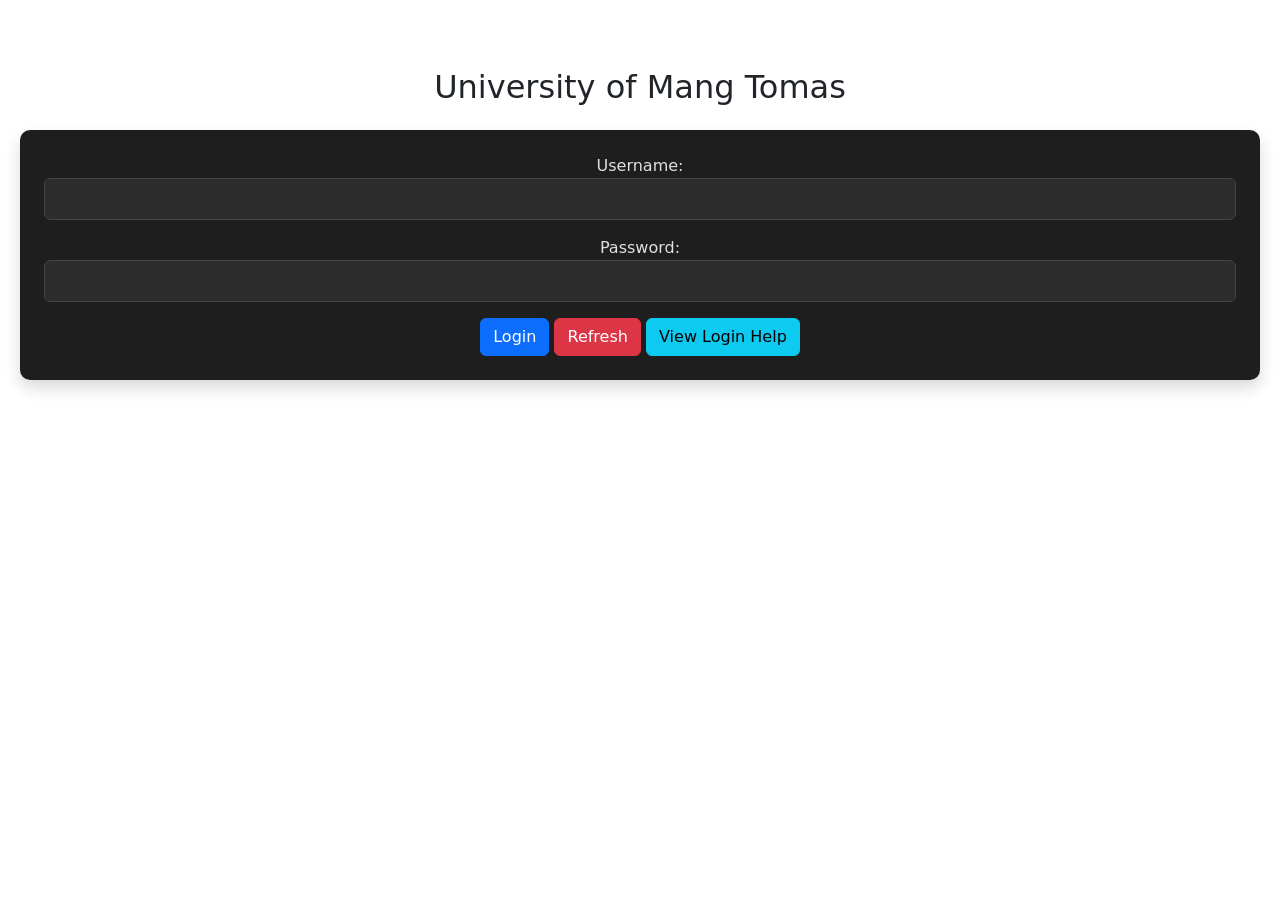
<file: index.html>
<!DOCTYPE html>
<html lang="en">
<head>
  <meta charset="UTF-8">
  <title>Q4 SKILLS TEST</title>
  <link rel="stylesheet" href="style.css">
  <link href="https://cdn.jsdelivr.net/npm/bootstrap@5.3.8/dist/css/bootstrap.min.css" rel="stylesheet">
</head>
<body class="text-center mt-5">

  <h2>University of Mang Tomas</h2>

  <div class="login-box p-4 shadow mx-auto mt-4">
    <label>Username:</label>
    <input type="text" id="username" class="form-control mb-3">

    <label>Password:</label>
    <input type="text" id="password" class="form-control mb-3">

    <input type="button" id="login" value="Login" onclick="login()" class="btn btn-primary">
    <input type="button" id="refresh" value="Refresh" onclick="location.reload()" class="btn btn-danger">
    <input type="button" id="help" value="View Login Help" onclick="showHelp()" class="btn btn-info">
  </div>
<p id="output" class="mt-3 fw-bold"></p>

  <script src="main.js"></script>
</body>
</html>
</file>
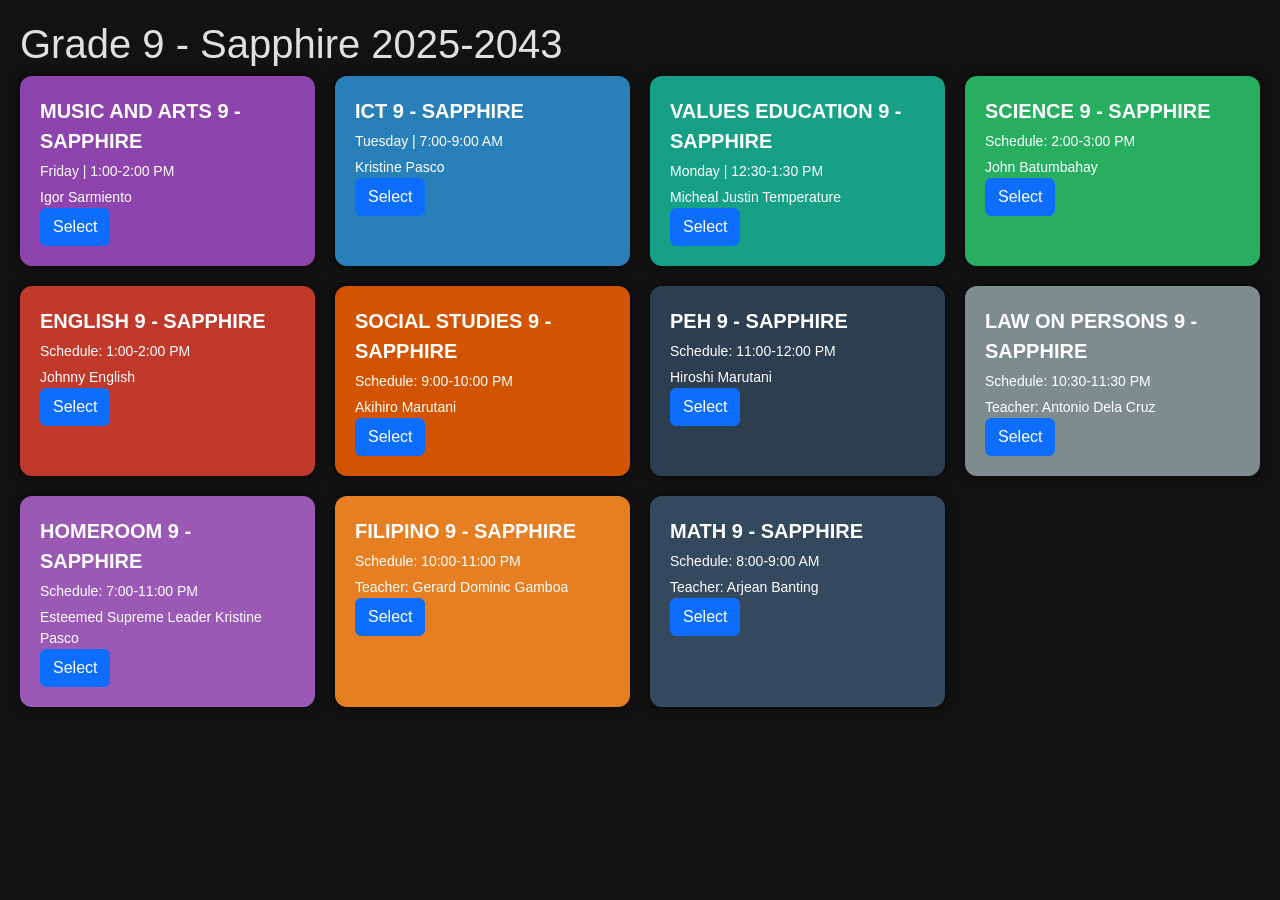
<file: notebook.html>
<!DOCTYPE html>
<html lang="en">
<head>
    <meta charset="UTF-8">
    <title>Notebook</title>
    <link href="https://cdn.jsdelivr.net/npm/bootstrap@5.3.8/dist/css/bootstrap.min.css" rel="stylesheet">
    <link rel="stylesheet" href="style.css">
</head>
<body>
<h1>Grade 9 - Sapphire 2025-2043</h1>

<div class="grid">
    <div class="card-box music">
        <div class="title">MUSIC AND ARTS 9 - SAPPHIRE</div>
        <div class="schedule">Friday | 1:00-2:00 PM</div>
        <div class="teacher">Igor Sarmiento</div>
        <button class="btn btn-primary">Select</button>
    </div>

    <div class="card-box ict">
        <div class="title">ICT 9 - SAPPHIRE</div>
        <div class="schedule">Tuesday | 7:00-9:00 AM</div>
        <div class="teacher">Kristine Pasco</div>

        <button class="btn btn-primary">Select</button>

    </div>

    <div class="card-box values">
        <div class="title">VALUES EDUCATION 9 - SAPPHIRE</div>
        <div class="schedule">Monday | 12:30-1:30 PM</div>
        <div class="teacher">Micheal Justin Temperature</div>

        <button class="btn btn-primary">Select</button>
    </div>

    <div class="card-box science">
        <div class="title">SCIENCE 9 - SAPPHIRE</div>
        <div class="schedule">Schedule: 2:00-3:00 PM</div>
        <div class="teacher">John Batumbahay</div>
        <button class="btn btn-primary">Select</button>
    </div>

    <div class="card-box english">
        <div class="title">ENGLISH 9 - SAPPHIRE</div>
        <div class="schedule">Schedule: 1:00-2:00 PM</div>
        <div class="teacher">Johnny English</div>
        <button class="btn btn-primary">Select</button>
    </div>

    <div class="card-box social">
        <div class="title">SOCIAL STUDIES 9 - SAPPHIRE</div>
        <div class="schedule">Schedule: 9:00-10:00 PM</div>
        <div class="teacher">Akihiro Marutani</div>
        <button class="btn btn-primary">Select</button>
    </div>

    <div class="card-box peh">
        <div class="title">PEH 9 - SAPPHIRE</div>
        <div class="schedule">Schedule: 11:00-12:00 PM</div>
        <div class="teacher">Hiroshi Marutani</div>
        <button class="btn btn-primary">Select</button>
    </div>

    <div class="card-box law">
        <div class="title">LAW ON PERSONS 9 - SAPPHIRE</div>
        <div class="schedule">Schedule: 10:30-11:30 PM</div>
        <div class="teacher">Teacher: Antonio Dela Cruz</div>

        <button class="btn btn-primary">Select</button>
    </div>

    <div class="card-box homeroom">
        <div class="title">HOMEROOM 9 - SAPPHIRE</div>
        <div class="schedule">Schedule: 7:00-11:00 PM</div>
        <div class="teacher">Esteemed Supreme Leader Kristine Pasco</div>
        <button class="btn btn-primary">Select</button>
    </div>

    <div class="card-box filipino">
        <div class="title">FILIPINO 9 - SAPPHIRE</div>
        <div class="schedule">Schedule: 10:00-11:00 PM</div>
        <div class="teacher">Teacher: Gerard Dominic Gamboa</div>
        <button class="btn btn-primary">Select</button>
    </div>

    <div class="card-box math">
        <div class="title">MATH 9 - SAPPHIRE</div>
        <div class="schedule">Schedule: 8:00-9:00 AM</div>
        <div class="teacher">Teacher: Arjean Banting</div>
        <button class="btn btn-primary">Select</button>
    </div>

</div>

</body>
</html>
</file>
<file: style.css>
body {
  background-color: #121212;
  color: #e0e0e0;
  font-family: Arial, sans-serif;
}

input[type="text"],
input[type="password"] {
  background-color: #ffffff;
  color: #ffffff;
  border: 1px solid #fffdfd;
  padding: 8px;
}

.login-box {
  background: #1e1e1e;
  border-radius: 10px;
  padding: 20px;
}
label {
  color: #e0e0e0;
}

input[type="text"],
input[type="password"] {
  background-color: #2c2c2c;
  color: #ffffff;
  border: 1px solid #444;
}

input[type="text"]::placeholder,
input[type="password"]::placeholder {
  color: #aaaaaa;
}

input[type="text"]:focus,
input[type="password"]:focus {
  background-color: #333;
}
body {
    background-color: #121212;
    color: #e0e0e0;
    font-family: Arial, sans-serif;
    padding: 20px;
}

.grid {
    display: grid;
    grid-template-columns: repeat(auto-fit, minmax(260px, 1fr));
    gap: 20px;
}

.card-box {
    padding: 20px;
    border-radius: 12px;
    color: white;
    box-shadow: 0 0 10px rgba(0,0,0,0.6);
    transition: transform .2s;
}

.title {
    font-size: 20px;
    font-weight: bold;
}

.schedule, .teacher {
    margin-top: 5px;
    font-size: 14px;
}

.music { background: #8e44ad; }
.ict { background: #2980b9; }
.values { background: #16a085; }
.science { background: #27ae60; }
.english { background: #c0392b; }
.social { background: #d35400; }
.peh { background: #2c3e50; }
.law { background: #7f8c8d; }
.homeroom { background: #9b59b6; }
.filipino { background: #e67e22; }
.math { background: #34495e; }
</file>
